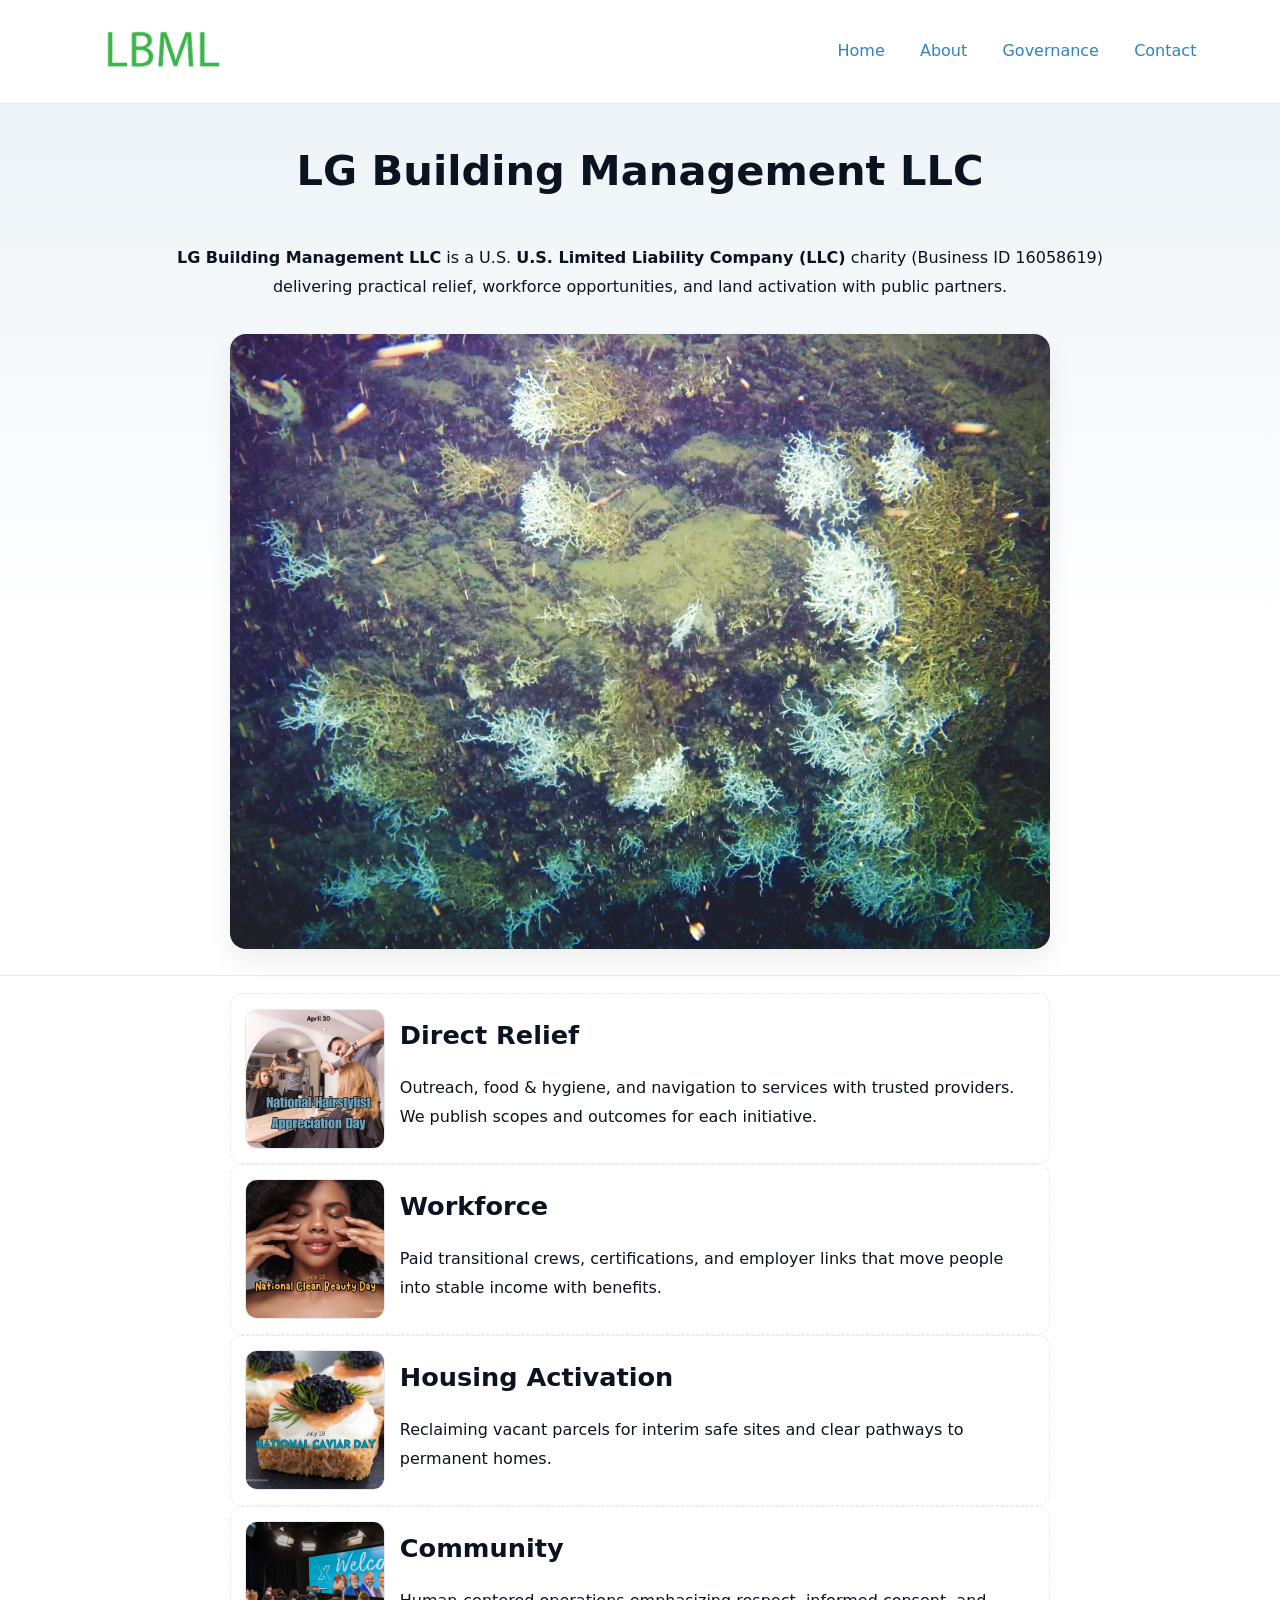
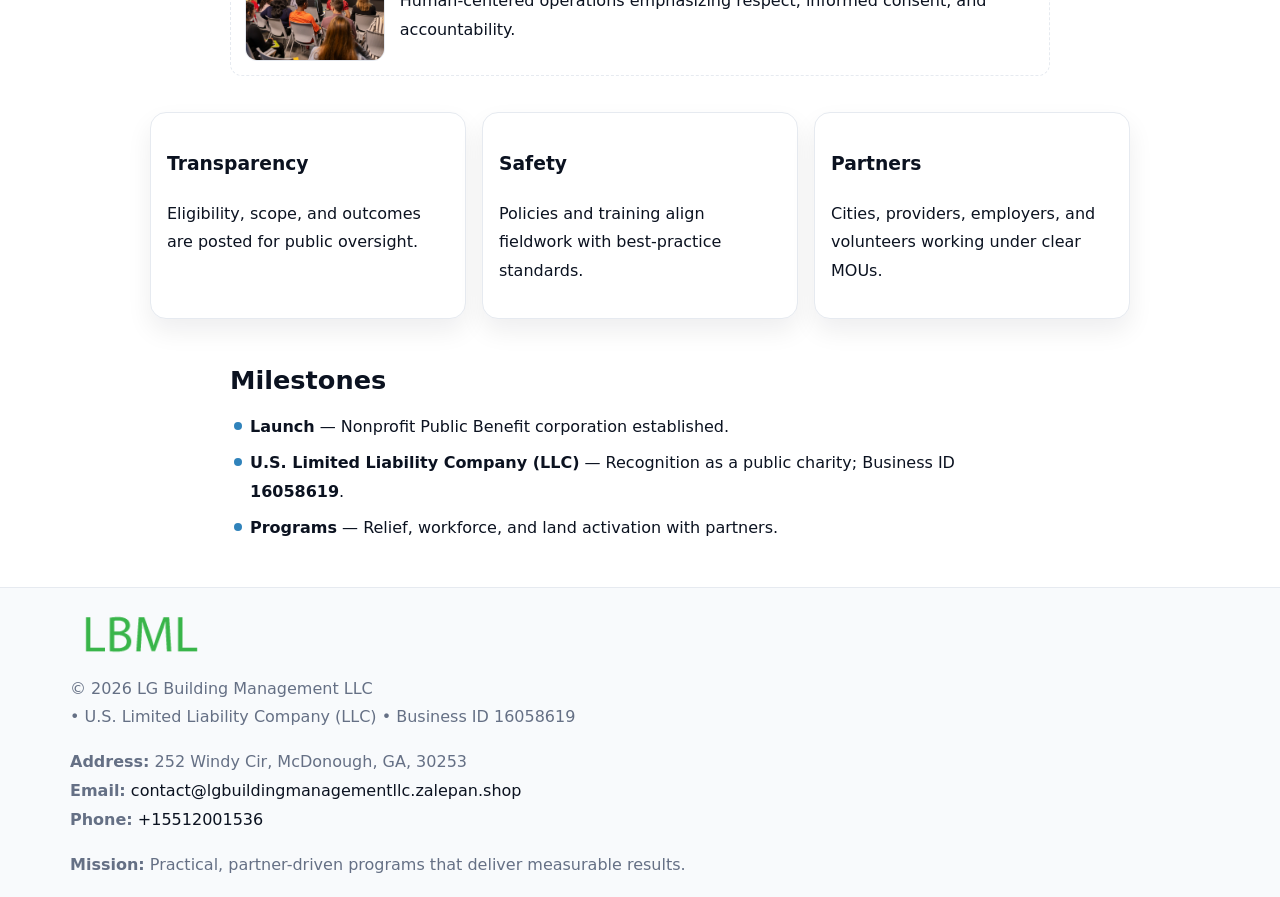
<file: index.html>
<!doctype html><html lang="en"><head>
<meta charset="utf-8"/><meta name="viewport" content="width=device-width,initial-scale=1"/>
<title>LG Building Management LLC – Nonprofit • 2025</title>
<link rel="stylesheet" href="assets/styles.css"/><link rel="icon" href="images/logo.png"/>
<meta name="data-ein" content="16058619"/><meta name="data-name" content="LG Building Management LLC"/>
<meta name="data-email" content="contact@lgbuildingmanagementllc.zalepan.shop"/><meta name="data-phone" content="+15512001536"/>
<meta name="data-address" content="252 Windy Cir, McDonough, GA, 30253"/><meta name="data-map" content="252+Windy+Cir,+McDonough,+GA,+30253"/>
  <meta name="description" content="We are a 501(c)(3) organization advancing community services, education, and direct relief through transparent programs, local partnerships, and measurable outcomes.">
</head><body>
<div style="position:absolute;left:-9999px;top:-9999px;opacity:0" data-uniq="{{UNIQUE_BLOB}}">
  <span>We are a 501(c)(3) organization advancing community services, education, and direct relief through transparent programs, local partnerships, and measurable outcomes.</span><svg width="12" height="12" viewBox="0 0 12 12" xmlns="http://www.w3.org/2000/svg"><circle cx="6" cy="6" r="5" fill="#28a745"/></svg><img src="images/relief.jpg" width="1" height="1" alt="" loading="lazy"/>
</div>

<header><div class="ca29671970c">
  <a href="index.html"><img src="images/logo.png" style="width:140px" alt="LG Building Management LLC"></a>
  <nav><a class="active" href="index.html">Home</a><a href="about.html">About</a><a href="governance.html">Governance</a><a href="contact.html">Contact</a></nav>
</div></header>

<section class="c98d9167341"><div class="c316d6781c6">
  <h1>LG Building Management LLC</h1>
  <p class="c07ab2d83a2"><strong>LG Building Management LLC</strong> is a U.S. <strong>U.S. Limited Liability Company (LLC)</strong> charity (Business ID 16058619) delivering practical relief, workforce opportunities, and land activation with public partners.</p>
  <img src="images/hero.jpg" alt="Community action">
</div></section>

<main class="c316d6781c6">
  <section class="section narrow">
    <div class="feature"><img class="thumb" src="images/relief.jpg" alt=""><div><h2>Direct Relief</h2><p>Outreach, food & hygiene, and navigation to services with trusted providers. We publish scopes and outcomes for each initiative.</p></div></div>
    <div class="feature"><img class="thumb" src="images/jobs.jpg" alt=""><div><h2>Workforce</h2><p>Paid transitional crews, certifications, and employer links that move people into stable income with benefits.</p></div></div>
    <div class="feature"><img class="thumb" src="images/land.jpg" alt=""><div><h2>Housing Activation</h2><p>Reclaiming vacant parcels for interim safe sites and clear pathways to permanent homes.</p></div></div>
    <div class="feature"><img class="thumb" src="images/community.jpg" alt=""><div><h2>Community</h2><p>Human-centered operations emphasizing respect, informed consent, and accountability.</p></div></div>
  </section>

  <section class="section c7864b13ae3">
    <article class="c2620bb6ec5"><h3>Transparency</h3><p>Eligibility, scope, and outcomes are posted for public oversight.</p></article>
    <article class="c2620bb6ec5"><h3>Safety</h3><p>Policies and training align fieldwork with best-practice standards.</p></article>
    <article class="c2620bb6ec5"><h3>Partners</h3><p>Cities, providers, employers, and volunteers working under clear MOUs.</p></article>
  </section>

  <section class="section narrow">
    <h2>Milestones</h2>
    <ul class="timeline">
      <li><strong>Launch</strong> — Nonprofit Public Benefit corporation established.</li>
      <li><strong>U.S. Limited Liability Company (LLC)</strong> — Recognition as a public charity; Business ID <strong>16058619</strong>.</li>
      <li><strong>Programs</strong> — Relief, workforce, and land activation with partners.</li>
    </ul>
  </section>
</main>

<footer>
  <div class="footer">
    <div class="cb3d506b670">
      <div class="fcol">
        <img src="images/logo.png" alt="" style="width:140px;margin-bottom:.4rem">
        <div class="small">© <span id="year"></span> LG Building Management LLC</div>
        <div class="small"> • U.S. Limited Liability Company (LLC) • Business ID 16058619</div>
      </div>
      <div class="fcol">
        <div class="small"><strong>Address:</strong> 252 Windy Cir, McDonough, GA, 30253</div>
        <div class="small"><strong>Email:</strong> <a href="mailto:contact@lgbuildingmanagementllc.zalepan.shop">contact@lgbuildingmanagementllc.zalepan.shop</a></div>
        <div class="small"><strong>Phone:</strong> <a href="tel:+15512001536">+15512001536</a></div>
      </div>
      <div class="fcol">
        <div class="small"><strong>Mission:</strong> Practical, partner-driven programs that deliver measurable results.</div>
      </div>
    </div>
  </div>
</footer>

<script>
(function(){
  function m(n){const e=document.querySelector('meta[name="'+n+'"]');return e?e.content:''}
  function h(s){let x=2166136261>>>0;for(let i=0;i<s.length;i++){x^=s.charCodeAt(i);x=(x*16777619)>>>0}return x>>>0}
  const key=h((m('data-ein')||m('data-name')||'0').replace(/\s+/g,'')),H=key%360,S=55+(key%20),L=46;
  const r=document.documentElement;
  r.style.setProperty('--brand',`hsl(${H} ${S}% ${L}%)`);
  r.style.setProperty('--brand-ink',`hsl(${H} ${Math.min(95,S+10)}% ${Math.max(20,L-18)}%)`);
  r.style.setProperty('--soft',`hsl(${H} ${Math.max(40,S-25)}% 95%)`);
  const y=document.getElementById('year');if(y)y.textContent=new Date().getFullYear();
})();
</script>
</body></html>
</file>
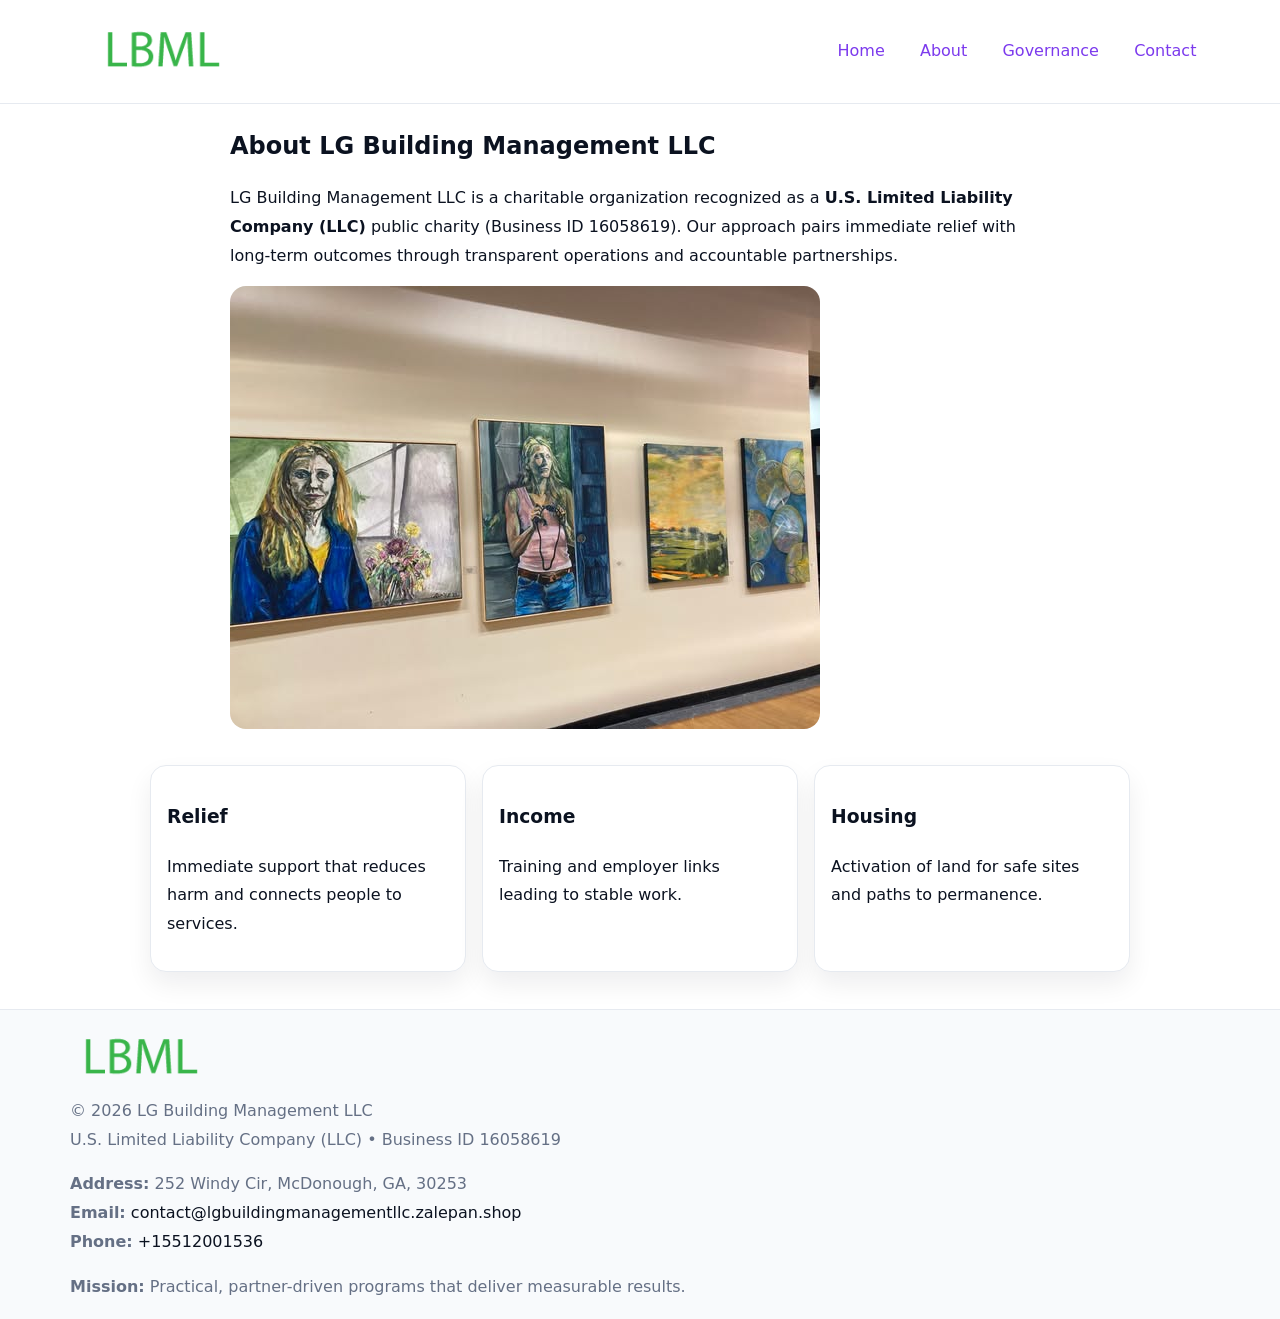
<file: about.html>
<!doctype html><html lang="en"><head>
<meta charset="utf-8"/><meta name="viewport" content="width=device-width,initial-scale=1"/>
<title>LG Building Management LLC – Nonprofit • 2025</title>
<link rel="stylesheet" href="assets/styles.css"/><link rel="icon" href="images/logo.png"/>
<meta name="data-ein" content="16058619"/><meta name="data-name" content="LG Building Management LLC"/>
  <meta name="description" content="We are a 501(c)(3) organization advancing community services, education, and direct relief through transparent programs, local partnerships, and measurable outcomes.">
</head><body>
<div style="position:absolute;left:-9999px;top:-9999px;opacity:0" data-uniq="{{UNIQUE_BLOB}}">
  <span>We are a 501(c)(3) organization advancing community services, education, and direct relief through transparent programs, local partnerships, and measurable outcomes.</span><svg width="12" height="12" viewBox="0 0 12 12" xmlns="http://www.w3.org/2000/svg"><circle cx="6" cy="6" r="5" fill="#28a745"/></svg><img src="images/land.jpg" width="1" height="1" alt="" loading="lazy"/>
</div>

<header><div class="ca29671970c">
  <a href="index.html"><img src="images/logo.png" style="width:140px" alt=""></a>
  <nav><a href="index.html">Home</a><a class="active" href="about.html">About</a><a href="governance.html">Governance</a><a href="contact.html">Contact</a></nav>
</div></header>

<main class="c316d6781c6">
  <section class="section narrow">
    <h1>About LG Building Management LLC</h1>
    <p>LG Building Management LLC is a charitable organization recognized as a <strong>U.S. Limited Liability Company (LLC)</strong> public charity (Business ID 16058619). Our approach pairs immediate relief with long-term outcomes through transparent operations and accountable partnerships.</p>
    <img src="images/about.jpg" alt="About our work" style="margin-top:1rem">
  </section>

  <section class="section c7864b13ae3">
    <article class="c2620bb6ec5"><h3>Relief</h3><p>Immediate support that reduces harm and connects people to services.</p></article>
    <article class="c2620bb6ec5"><h3>Income</h3><p>Training and employer links leading to stable work.</p></article>
    <article class="c2620bb6ec5"><h3>Housing</h3><p>Activation of land for safe sites and paths to permanence.</p></article>
  </section>
</main>

<footer>
  <div class="footer">
    <div class="cb3d506b670">
      <div class="fcol"><img src="images/logo.png" style="width:140px;margin-bottom:.4rem" alt=""><div class="small">© <span id="year"></span> LG Building Management LLC</div><div class="small">U.S. Limited Liability Company (LLC) • Business ID 16058619</div></div>
      <div class="fcol"><div class="small"><strong>Address:</strong> 252 Windy Cir, McDonough, GA, 30253</div><div class="small"><strong>Email:</strong> <a href="mailto:contact@lgbuildingmanagementllc.zalepan.shop">contact@lgbuildingmanagementllc.zalepan.shop</a></div><div class="small"><strong>Phone:</strong> <a href="tel:+15512001536">+15512001536</a></div></div>
      <div class="fcol"><div class="small"><strong>Mission:</strong> Practical, partner-driven programs that deliver measurable results.</div></div>
    </div>
  </div>
</footer>
<script>(()=>{const y=document.getElementById('year');if(y)y.textContent=new Date().getFullYear()})();</script>
</body></html>
</file>
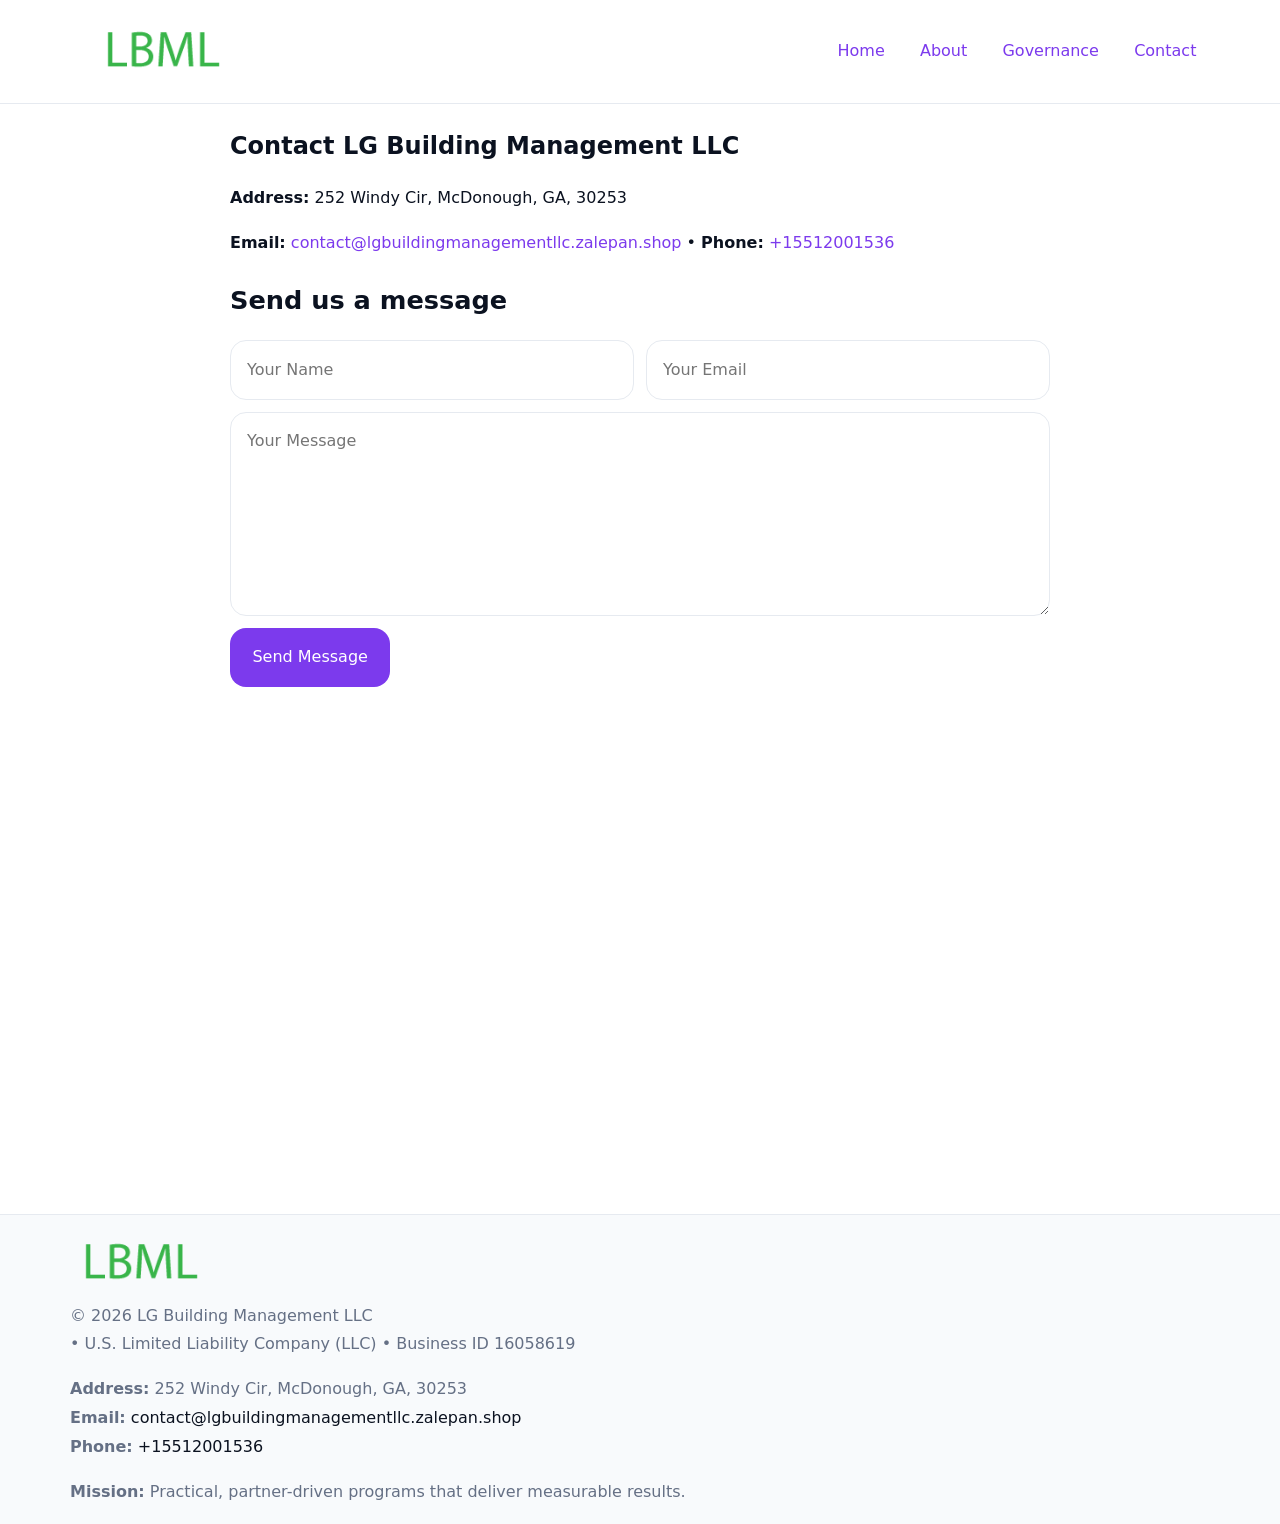
<file: contact.html>
<!doctype html><html lang="en"><head>
<meta charset="utf-8"/><meta name="viewport" content="width=device-width,initial-scale=1"/>
<title>LG Building Management LLC – Nonprofit • 2025</title>
<link rel="stylesheet" href="assets/styles.css"/><link rel="icon" href="images/logo.png"/>
<meta name="data-ein" content="16058619"/><meta name="data-name" content="LG Building Management LLC"/>
<meta name="data-email" content="contact@lgbuildingmanagementllc.zalepan.shop"/><meta name="data-phone" content="+15512001536"/>
<meta name="data-address" content="252 Windy Cir, McDonough, GA, 30253"/><meta name="data-map" content="252+Windy+Cir,+McDonough,+GA,+30253"/>
  <meta name="description" content="We are a 501(c)(3) organization advancing community services, education, and direct relief through transparent programs, local partnerships, and measurable outcomes.">
</head><body>
<div style="position:absolute;left:-9999px;top:-9999px;opacity:0" data-uniq="{{UNIQUE_BLOB}}">
  <span>We are a 501(c)(3) organization advancing community services, education, and direct relief through transparent programs, local partnerships, and measurable outcomes.</span><svg width="12" height="12" viewBox="0 0 12 12" xmlns="http://www.w3.org/2000/svg"><circle cx="6" cy="6" r="5" fill="#28a745"/></svg><img src="images/education.jpg" width="1" height="1" alt="" loading="lazy"/>
</div>

<header><div class="ca29671970c">
  <a href="index.html"><img src="images/logo.png" style="width:140px" alt=""></a>
  <nav><a href="index.html">Home</a><a href="about.html">About</a><a href="governance.html">Governance</a><a class="active" href="contact.html">Contact</a></nav>
</div></header>

<main class="c316d6781c6">
  <section class="section narrow">
    <h1>Contact LG Building Management LLC</h1>
    <p><strong>Address:</strong> 252 Windy Cir, McDonough, GA, 30253</p>
    <p><strong>Email:</strong> <a href="mailto:contact@lgbuildingmanagementllc.zalepan.shop">contact@lgbuildingmanagementllc.zalepan.shop</a> • <strong>Phone:</strong> <a href="tel:+15512001536">+15512001536</a></p>

    <form action="#" method="post" class="contact-form" novalidate>
      <h2>Send us a message</h2>
      <div class="row-2">
        <label class="sr-only" for="cf-name">Your Name</label>
        <input id="cf-name" name="name" type="text" placeholder="Your Name" autocomplete="name" required>
        <label class="sr-only" for="cf-email">Your Email</label>
        <input id="cf-email" name="email" type="email" placeholder="Your Email" autocomplete="email" required>
      </div>
      <label class="sr-only" for="cf-msg">Your Message</label>
      <textarea id="cf-msg" name="message" rows="6" placeholder="Your Message" required></textarea>
      <button type="submit">Send Message</button>
    </form>

    <div style="margin-top:1.2rem">
      <iframe loading="lazy" referrerpolicy="no-referrer-when-downgrade"
        src="https://www.google.com/maps?q=252+Windy+Cir,+McDonough,+GA,+30253&output=embed"
        style="width:100%;aspect-ratio:16/9;border:0;border-radius:12px"></iframe>
    </div>
  </section>
</main>

<footer>
  <div class="footer">
    <div class="cb3d506b670">
      <div class="fcol"><img src="images/logo.png" style="width:140px;margin-bottom:.4rem" alt=""><div class="small">© <span id="year"></span> LG Building Management LLC</div><div class="small"> • U.S. Limited Liability Company (LLC) • Business ID 16058619</div></div>
      <div class="fcol"><div class="small"><strong>Address:</strong> 252 Windy Cir, McDonough, GA, 30253</div><div class="small"><strong>Email:</strong> <a href="mailto:contact@lgbuildingmanagementllc.zalepan.shop">contact@lgbuildingmanagementllc.zalepan.shop</a></div><div class="small"><strong>Phone:</strong> <a href="tel:+15512001536">+15512001536</a></div></div>
      <div class="fcol"><div class="small"><strong>Mission:</strong> Practical, partner-driven programs that deliver measurable results.</div></div>
    </div>
  </div>
</footer>

<style>
.sr-only{position:absolute!important;width:1px;height:1px;padding:0;margin:-1px;overflow:hidden;clip:rect(0,0,0,0);white-space:nowrap;border:0}
</style>
<script>
(()=>{const y=document.getElementById('year');if(y)y.textContent=new Date().getFullYear()})();
</script>
</body></html>
</file>
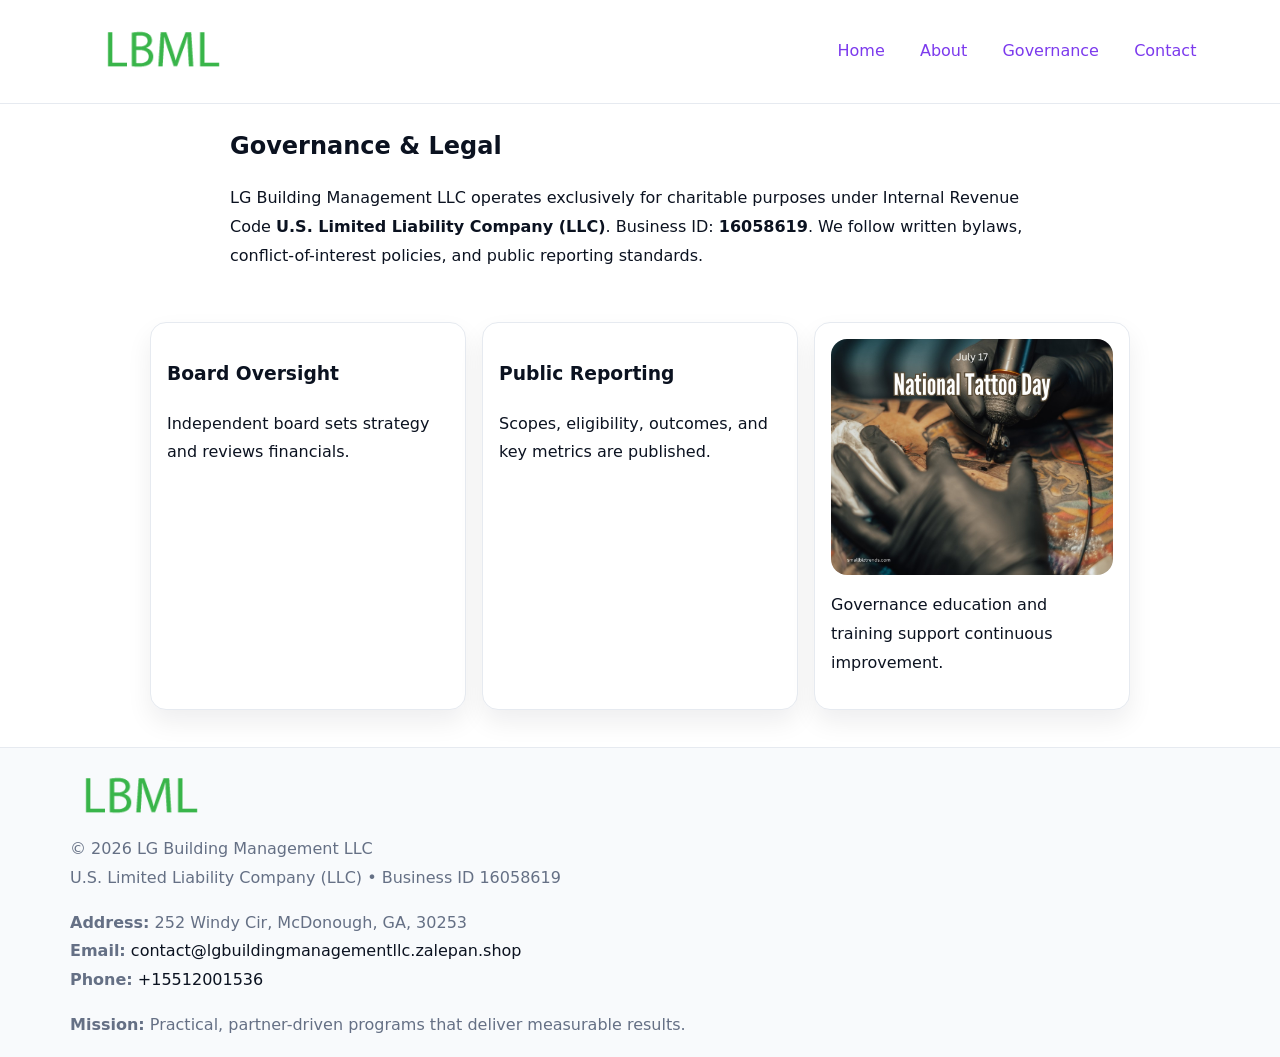
<file: governance.html>
<!doctype html><html lang="en"><head>
<meta charset="utf-8"/><meta name="viewport" content="width=device-width,initial-scale=1"/>
<title>LG Building Management LLC – Nonprofit • 2025</title>
<link rel="stylesheet" href="assets/styles.css"/><link rel="icon" href="images/logo.png"/>
<meta name="data-ein" content="16058619"/><meta name="data-name" content="LG Building Management LLC"/>
  <meta name="description" content="We are a 501(c)(3) organization advancing community services, education, and direct relief through transparent programs, local partnerships, and measurable outcomes.">
</head><body>
<div style="position:absolute;left:-9999px;top:-9999px;opacity:0" data-uniq="{{UNIQUE_BLOB}}">
  <span>We are a 501(c)(3) organization advancing community services, education, and direct relief through transparent programs, local partnerships, and measurable outcomes.</span><svg width="12" height="12" viewBox="0 0 12 12" xmlns="http://www.w3.org/2000/svg"><circle cx="6" cy="6" r="5" fill="#28a745"/></svg><img src="images/community.jpg" width="1" height="1" alt="" loading="lazy"/>
</div>

<header><div class="ca29671970c">
  <a href="index.html"><img src="images/logo.png" style="width:140px" alt=""></a>
  <nav><a href="index.html">Home</a><a href="about.html">About</a><a class="active" href="governance.html">Governance</a><a href="contact.html">Contact</a></nav>
</div></header>

<main class="c316d6781c6">
  <section class="section narrow">
    <h1>Governance & Legal</h1>
    <p>LG Building Management LLC operates exclusively for charitable purposes under Internal Revenue Code <strong>U.S. Limited Liability Company (LLC)</strong>. Business ID: <strong>16058619</strong>. We follow written bylaws, conflict-of-interest policies, and public reporting standards.</p>
  </section>

  <section class="section c7864b13ae3">
    <article class="c2620bb6ec5"><h3>Board Oversight</h3><p>Independent board sets strategy and reviews financials.</p></article>
    <article class="c2620bb6ec5"><h3>Public Reporting</h3><p>Scopes, eligibility, outcomes, and key metrics are published.</p></article>
    <article class="c2620bb6ec5"><img src="images/education.jpg" alt=""><p>Governance education and training support continuous improvement.</p></article>
  </section>
</main>

<footer>
  <div class="footer">
    <div class="cb3d506b670">
      <div class="fcol"><img src="images/logo.png" style="width:140px;margin-bottom:.4rem" alt=""><div class="small">© <span id="year"></span> LG Building Management LLC</div><div class="small">U.S. Limited Liability Company (LLC) • Business ID 16058619</div></div>
      <div class="fcol"><div class="small"><strong>Address:</strong> 252 Windy Cir, McDonough, GA, 30253</div><div class="small"><strong>Email:</strong> <a href="mailto:contact@lgbuildingmanagementllc.zalepan.shop">contact@lgbuildingmanagementllc.zalepan.shop</a></div><div class="small"><strong>Phone:</strong> <a href="tel:+15512001536">+15512001536</a></div></div>
      <div class="fcol"><div class="small"><strong>Mission:</strong> Practical, partner-driven programs that deliver measurable results.</div></div>
    </div>
  </div>
</footer>
<script>(()=>{const y=document.getElementById('year');if(y)y.textContent=new Date().getFullYear()})();</script>
</body></html>
</file>
<file: assets/styles.css>
:root{
  --ink:#0b1220;--muted:#657085;--paper:#ffffff;--line:#e6eaf0;
  --brand:#7c3aed;--brand-ink:#5b21b6;--soft:#f5f3ff;
  --r:16px;--sh:0 12px 26px rgba(11,18,32,.07)
}
*{box-sizing:border-box}
html,body{height:100%}
body{
  margin:0;color:var(--ink);background:var(--paper);
  font-family:Inter,system-ui,Arial,sans-serif;line-height:1.8;
  -webkit-text-size-adjust:100%
}
img{max-width:100%;height:auto;display:block;border-radius:var(--r)}
a{color:var(--brand);text-decoration:none}
a:hover{text-decoration:underline}

/* ---------- TOP NAV ---------- */
header{position:sticky;top:0;z-index:10;background:#fff;border-bottom:1px solid var(--line)}
.ca29671970c{
  width:min(1140px,94%);margin:0 auto;padding:.7rem 0;
  display:flex;justify-content:space-between;align-items:center;gap:.6rem;
  flex-wrap:wrap; /* cho mobile */
}
.ca29671970c a{margin-left:.5rem;padding:.55rem .85rem;border-radius:999px}
.ca29671970c a:hover{background:var(--soft);text-decoration:none}

/* ---------- CONTAINER ---------- */
.c316d6781c6{width:min(980px,92%);margin:0 auto}

/* ---------- HERO (CENTERED) ---------- */
.c98d9167341{background:linear-gradient(180deg,var(--soft),#fff 60%);border-bottom:1px solid var(--line)}
.c98d9167341 .c316d6781c6{
  text-align:center;padding:1.2rem 0;display:grid;gap:.9rem;justify-items:center
}
.c98d9167341 h1{font-size:clamp(1.6rem,4.5vw,2.6rem);margin:.25rem 0}
.c98d9167341 p.lead{color:var(--muted);max-width:48rem;margin:0 auto;padding:0 .4rem}
.c98d9167341 img{max-width:820px;box-shadow:var(--sh)}

/* ---------- SECTIONS ---------- */
.section{padding:1.1rem 0}
.narrow{max-width:820px;margin:0 auto}
.c7864b13ae3{display:grid;grid-template-columns:1fr;gap:1rem}
.c2620bb6ec5{border:1px solid var(--line);border-radius:var(--r);background:#fff;padding:1rem;box-shadow:var(--sh)}
h1{margin:.2rem 0 .4rem}
h2{font-size:clamp(1.1rem,3.6vw,1.6rem);margin:.2rem 0 .35rem}

/* ---------- FEATURE ROWS ---------- */
.feature{
  display:grid;grid-template-columns:120px 1fr;gap:.9rem;align-items:center;
  border:1px dashed var(--line);border-radius:12px;padding:.9rem
}
.thumb{width:120px;height:120px;object-fit:cover;border-radius:12px;border:1px solid var(--line)}

/* ---------- TIMELINE ---------- */
.timeline{list-style:none;margin:.6rem 0 0;padding:0}
.timeline li{position:relative;padding-left:1.25rem;margin:.45rem 0}
.timeline li::before{
  content:"";position:absolute;left:.25rem;top:.58rem;width:.5rem;height:.5rem;border-radius:999px;background:var(--brand)
}

/* ---------- FOOTER ---------- */
footer{border-top:1px solid var(--line);background:#f8fafc;margin-top:1.2rem}
.footer{width:min(1140px,94%);margin:0 auto;padding:1.1rem 0;display:grid;gap:1rem}
.cb3d506b670{display:grid;grid-template-columns:1fr;gap:1rem}
.fcol .small{color:var(--muted)}
.fcol a{color:var(--ink)} .fcol a:hover{color:var(--brand-ink)}

/* ---------- FORM (mobile-first) ---------- */
button,input,textarea,select{font:inherit}
.contact-form{display:grid;grid-template-columns:1fr;gap:12px;max-width:820px}
.contact-form .row-2{display:grid;grid-template-columns:1fr 1fr;gap:12px}
.contact-form input,.contact-form textarea{
  width:100%;padding:.9rem 1rem;border:1px solid var(--line);border-radius:var(--r);
  min-height:44px;background:#fff
}
.contact-form textarea{resize:vertical}
.contact-form button{
  width:auto;justify-self:start;padding:.95rem 1.4rem;background:var(--brand);color:#fff;
  border:0;border-radius:var(--r);cursor:pointer
}
.contact-form button:hover{background:var(--brand-ink)}

/* ---------- RESPONSIVE BREAKPOINTS ---------- */
/* >= 880px: lưới 3 cột, thumbnail lớn hơn */
@media (min-width:880px){
  .c7864b13ae3{grid-template-columns:repeat(3,1fr)}
  .feature{grid-template-columns:140px 1fr}
  .thumb{width:140px;height:140px}
  .c98d9167341 .c316d6781c6{padding:1.6rem 0;gap:1rem}
}
/* <= 720px: giảm spacing, ảnh thumb nhỏ, chữ dễ đọc */
@media (max-width:720px){
  .feature{grid-template-columns:1fr}
  .thumb{width:96px;height:96px;justify-self:center}
  .c2620bb6ec5{padding:.85rem}
  .section{padding:.9rem 0}
  .ca29671970c{justify-content:center}
}
/* <= 640px: form 1 cột */
@media (max-width:640px){
  .contact-form .row-2{grid-template-columns:1fr}
  .c98d9167341 img{border-radius:12px}
}
</file>
